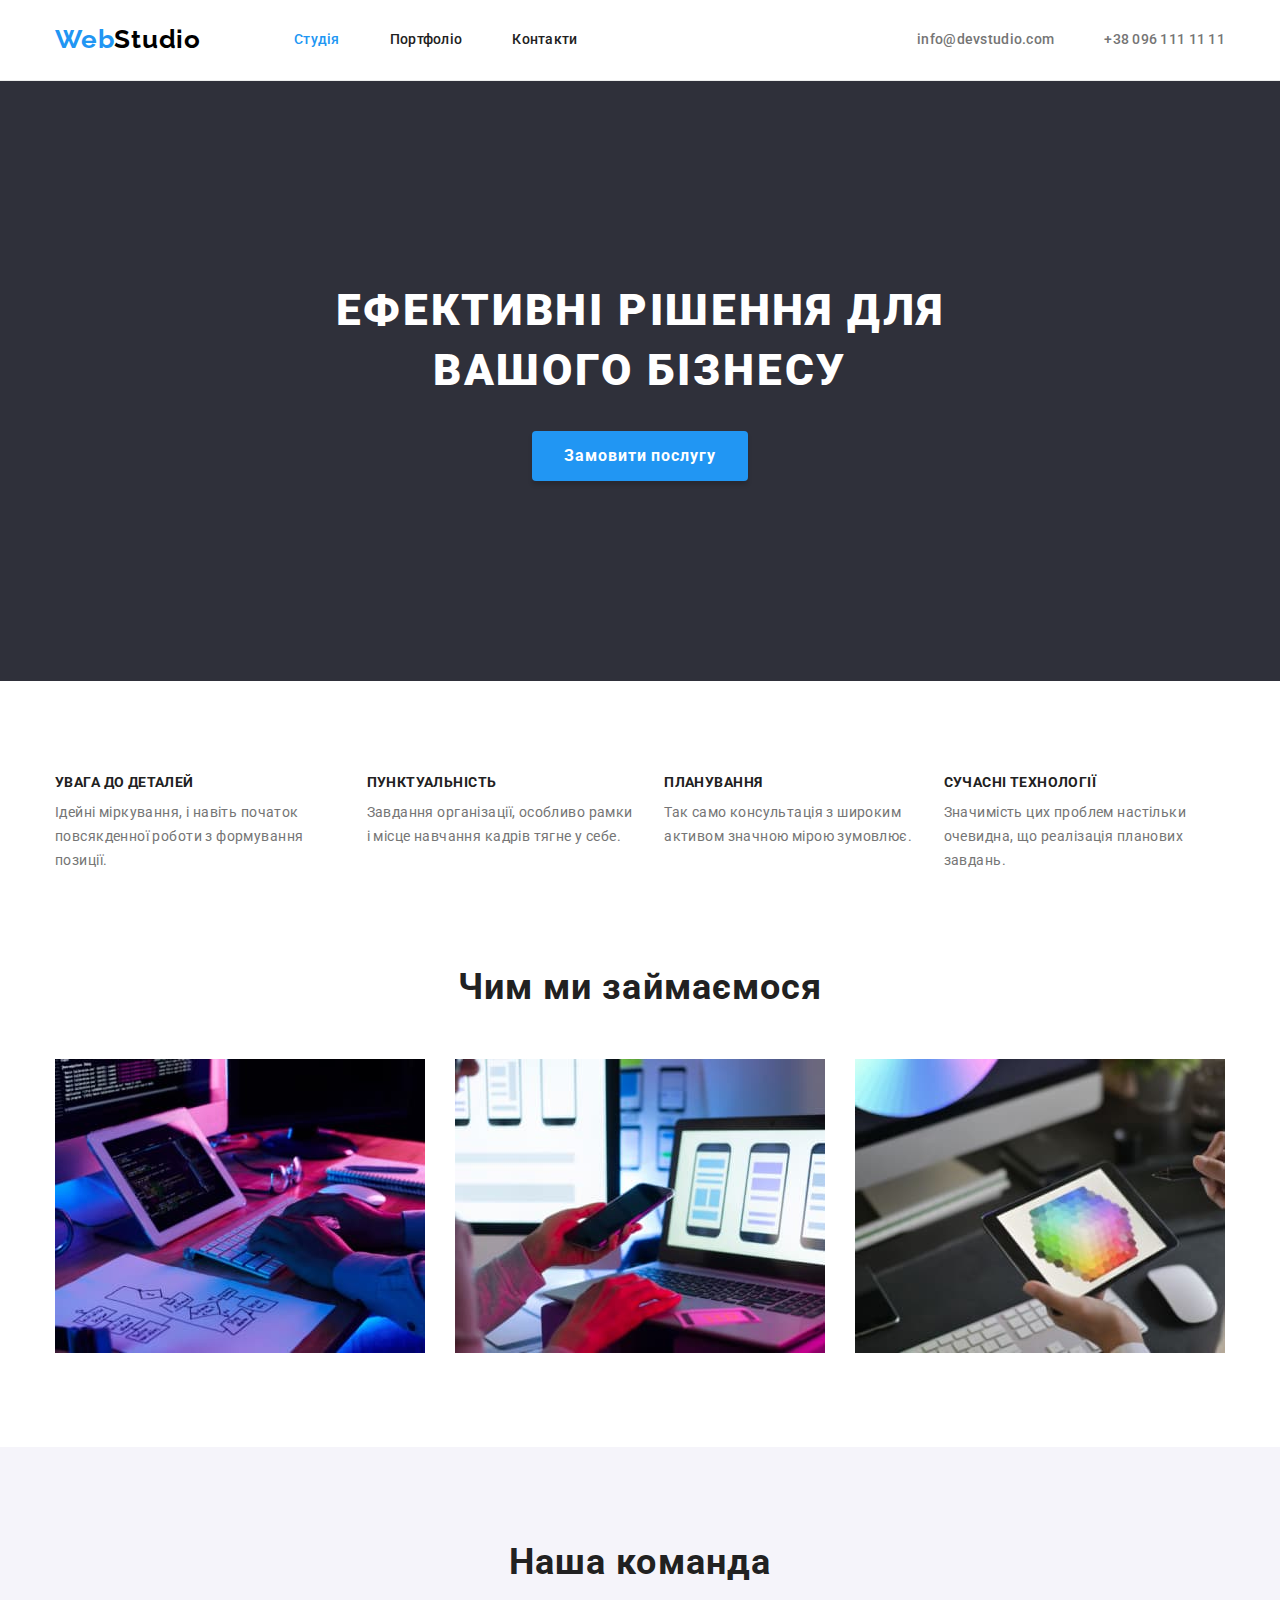
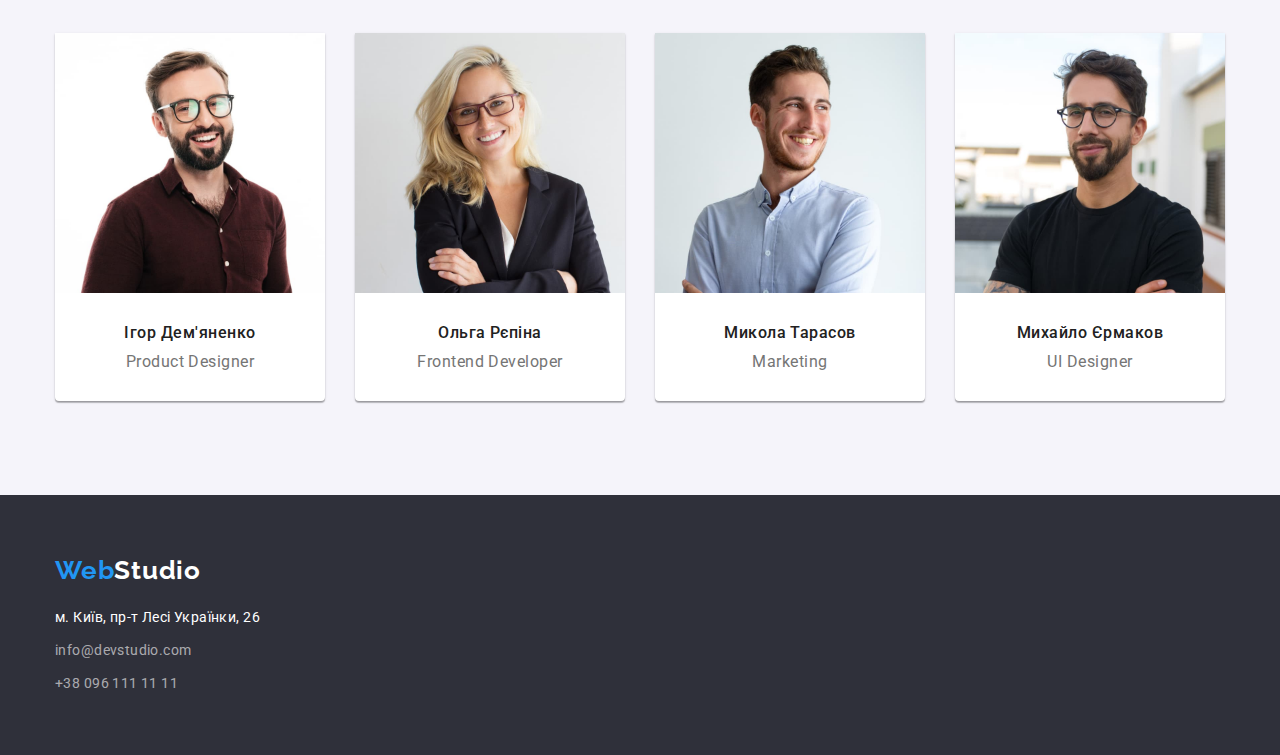
<file: index.html>
<!DOCTYPE html>
<html lang="uk">

<head>
    <meta charset="UTF-8">
    <meta http-equiv="X-UA-Compatible" content="IE=edge">
    <meta name="viewport" content="width=device-width, initial-scale=1.0">
    <title>WebStudio</title>
    <link rel="preconnect" href="https://fonts.googleapis.com">
    <link rel="preconnect" href="https://fonts.gstatic.com" crossorigin>
    <link href="https://fonts.googleapis.com/css2?family=Raleway:wght@700&family=Roboto:wght@400;500;700;900&display=swap"
        rel="stylesheet">
    <link rel="stylesheet" href="https://cdnjs.cloudflare.com/ajax/libs/modern-normalize/1.0.0/modern-normalize.min.css">
    <link rel="stylesheet" href="./css/styles.css">

</head>

<body>
    <header class="header">
        <div class="container main-nav">
            <!--Логотип та інша навігація-->
            <nav class="site-nav">
                <a class="logo" href="./index.html"><span class="logo-part">Web</span>Studio</a>
                <ul class="nav-list">
                    <li class="nav-item"><a class="nav-link current" href="./index.html">Студія</a></li>
                    <li class="nav-item"><a class="nav-link" href="./portfolio.html">Портфоліо</a></li>
                    <li class="nav-item"><a class="nav-link" href="#">Контакти</a></li>
                </ul>
            </nav>
            <!--Контакти-->
            <ul class="contacts">
                <li class="contacts-item"><a class="contacts-link" href="mailto:info@devstudio.com">info@devstudio.com</a></li>
                <li class="contacts-item"><a class="contacts-link" href="tel:+380961111111">+38 096 111 11 11</a></li>
            </ul>
        </div>
    </header>
    <main>
        <!--Герой-->
        <section class="section hero"> 
            <h1 class="hero-title">Ефективні рішення для вашого бізнесу</h1>
            <button class="button" type="button">Замовити послугу</button>    
        </section>
        <!--Переваги компанії-->
        <section class="section feature">
            <!--Заголовок секції приховати в CSS-->
            <div class="container">
                <h2 class="visually-hidden">Переваги компанії</h2>
                <ul class="feature-list">
                    <li class="feature-item">
                        <h3 class="feature-name">УВАГА ДО ДЕТАЛЕЙ</h3>
                        <p class="feature-discription">Ідейні міркування, і навіть початок повсякденної роботи з формування позиції.</p>
                    </li>
                    <li class="feature-item">
                        <h3 class="feature-name">ПУНКТУАЛЬНІСТЬ</h3>
                        <p class="feature-discription">Завдання організації, особливо рамки і місце навчання кадрів тягне у себе.</p>
                    </li>
                    <li class="feature-item">
                        <h3 class="feature-name">ПЛАНУВАННЯ</h3>
                        <p class="feature-discription">Так само консультація з широким активом значною мірою зумовлює.</p>
                    </li>
                    <li class="feature-item">
                        <h3 class="feature-name">СУЧАСНІ ТЕХНОЛОГІЇ</h3>
                        <p class="feature-discription">Значимість цих проблем настільки очевидна, що реалізація планових завдань.</p>
                    </li>
                </ul> 
            </div>
        </section>
        <!--Чим ми займаємося-->
        <section class="section work">
            <div class="container">
                <h2 class="work-title">Чим ми займаємося</h2>
                <ul class="work-list">
                    <li class="work-item">
                        <img src="./images/desktop.jpg" alt="Екран компьютера" width="370">
                    </li>
                    <li class="work-item">
                        <img src="./images/mobilescreen.jpg" alt="Екрани мобільних телефонів" width="370">
                    </li>
                    <li class="work-item">
                        <img src="./images/colorscreen.jpg" alt="Палітра кольорів на екрані" width="370">
                    </li>
                </ul>
            </div>
        </section>
        <!--Наша команда-->
        <section class="section team">
            <div class="container">
                <h2 class="team-title">Наша команда</h2>
                <ul class="team-list">
                    <li class="team-item">
                        <img src="./images/photo1.jpg" alt="Фото дизайнера продукту Ігоря Дем'яненка" width="270">
                        <div class="team-wrapper">
                            <h3 class="team-name">Ігор Дем'яненко</h3>
                            <p class="team-position" lang="en">Product Designer</p>
                        </div>
                    </li>
                    <li class="team-item">
                        <img src="./images/photo2.jpg" alt="Фото фронтенд розробника Ольги Рєпіної " width="270">
                        <div class="team-wrapper">
                            <h3 class="team-name">Ольга Рєпіна</h3>
                            <p class="team-position" lang="en">Frontend Developer</p>
                        </div>
                    </li>
                    <li class="team-item">
                        <img src="./images/photo3.jpg" alt="Фото спеціаліста з маркетингу Миколи Тарасова" width="270">
                        <div class="team-wrapper">
                            <h3 class="team-name">Микола Тарасов</h3>
                            <p class="team-position" lang="en">Marketing</p>
                        </div>
                    </li>
                    <li class="team-item">
                        <img src="./images/photo4.jpg" alt="Фото дизайнера інтерфейсів Михайла Єрмака" width="270">
                        <div class="team-wrapper">
                            <h3 class="team-name">Михайло Єрмаков</h3>
                            <p class="team-position" lang="en">UI Designer</p>
                        </div>
                    </li>
                </ul>
            </div>
        </section>
    </main>
    <footer class="footer">
        <div class="container">
            <!--Логотип-->
            <a class="logo" href="./index.html"><span class="logo-part">Web</span>Studio</a>
            <!--Адреса та контакти-->
            <address class="address">
                <ul class="address-list">
                    <li class="address-item">
                        <a class="address-map" href="https://goo.gl/maps/7AguyPVc6TsrLXyr5" target="_blank"
                            rel="noopener nofollow noreferrer">м. Київ, пр-т Лесі Українки, 26</a>
                    </li>
                    <li class="address-item">
                        <a class="address-contact" href="mailto:info@devstudio.com">info@devstudio.com</a>
                    </li>
                    <li class="address-item">
                        <a class="address-contact" href="tel:+380961111111">+38 096 111 11 11</a>
                    </li>
                </ul>
            </address>            
        </div>
    </footer>
</body>

</html>
</file>
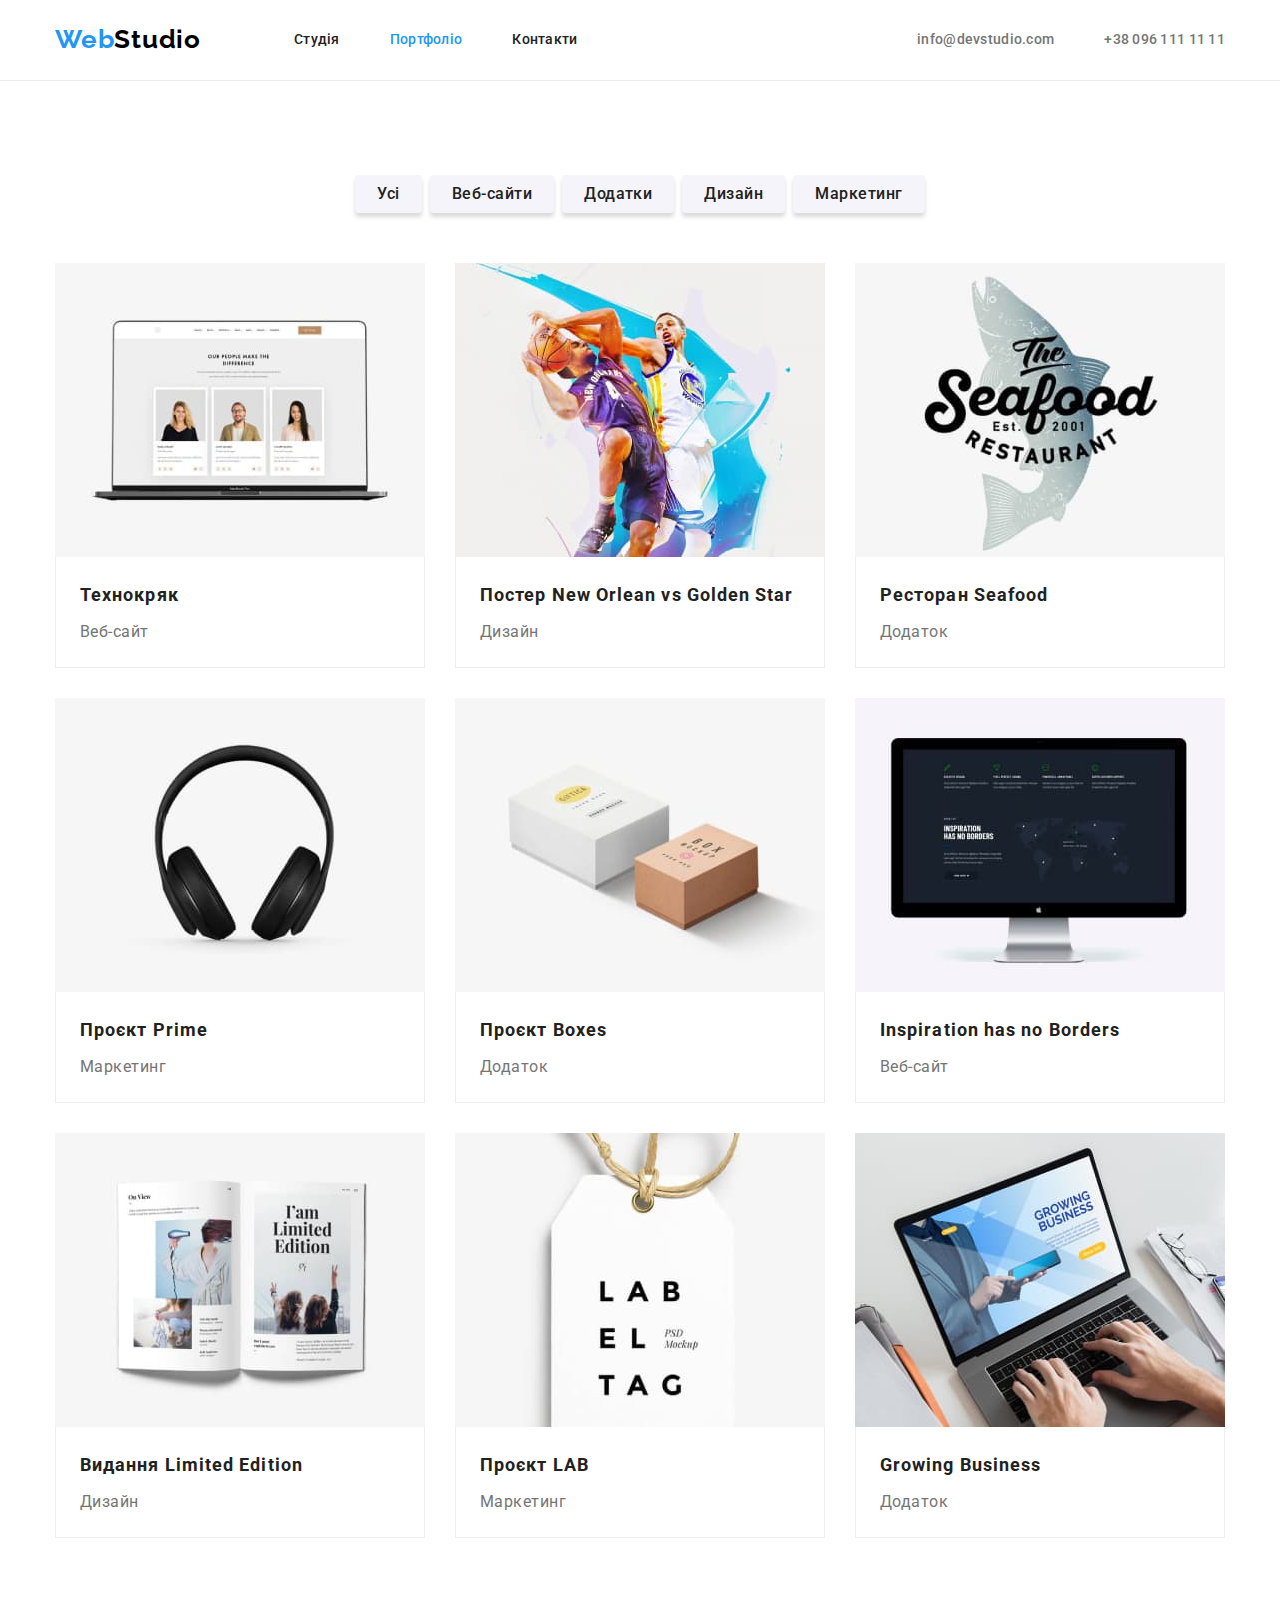
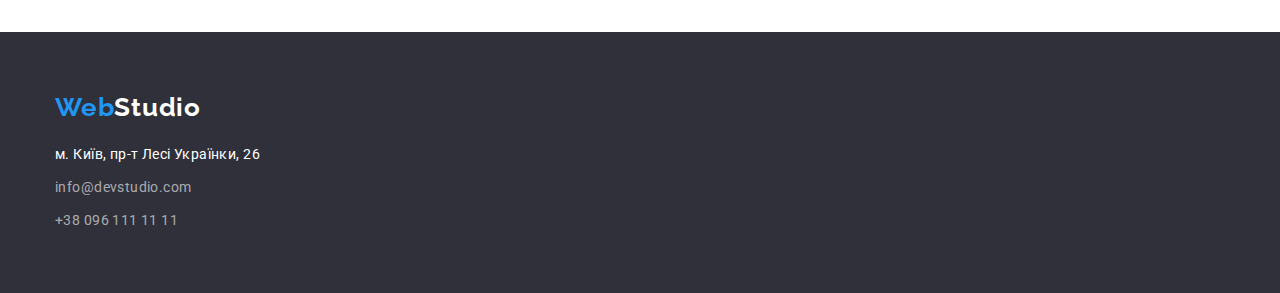
<file: portfolio.html>
<!DOCTYPE html>
<html lang="uk">

<head>
    <meta charset="UTF-8">
    <meta http-equiv="X-UA-Compatible" content="IE=edge">
    <meta name="viewport" content="width=device-width, initial-scale=1.0">
    <title>Portfolio</title>
    <link rel="preconnect" href="https://fonts.googleapis.com">
    <link rel="preconnect" href="https://fonts.gstatic.com" crossorigin>
    <link
        href="https://fonts.googleapis.com/css2?family=Raleway:wght@700&family=Roboto:wght@400;500;700;900&display=swap"
        rel="stylesheet">
    <link rel="stylesheet"
        href="https://cdnjs.cloudflare.com/ajax/libs/modern-normalize/1.0.0/modern-normalize.min.css">
    <link rel="stylesheet" href="./css/styles.css">

</head>

<body>
    <header class="header">
        <div class="container main-nav">
            <!--Логотип та інша навігація-->
            <nav class="site-nav">
                <a class="logo" href="./index.html"><span class="logo-part">Web</span>Studio</a>
                <ul class="nav-list">
                    <li class="nav-item"><a class="nav-link" href="./index.html">Студія</a></li>
                    <li class="nav-item"><a class="nav-link current" href="./portfolio.html">Портфоліо</a></li>
                    <li class="nav-item"><a class="nav-link" href="#">Контакти</a></li>
                </ul>
            </nav>
            <!--Контакти-->
            <ul class="contacts">
                <li class="contacts-item"><a class="contacts-link"
                        href="mailto:info@devstudio.com">info@devstudio.com</a></li>
                <li class="contacts-item"><a class="contacts-link" href="tel:+380961111111">+38 096 111 11 11</a></li>
            </ul>
        </div>
    </header>
    <main>
        <section class="section">
            <div class="container">
                <!-- Фільтр -->
                <h1 class="visually-hidden">Портфоліо</h1>
                <ul class="portfolio-filter">
                    <li class="portfolio-item"><button class="button select" type="button">Усі</button></li>
                    <li class="portfolio-item"><button class="button select" type="button">Веб-сайти</button></li>
                    <li class="portfolio-item"><button class="button select" type="button">Додатки</button></li>
                    <li class="portfolio-item"><button class="button select" type="button">Дизайн</button></li>
                    <li class="portfolio-item"><button class="button select" type="button">Маркетинг</button></li>
                </ul>
                <!-- Картки проектів -->
                <ul class="portfolio-projects">
                        <li class="project-item">
                            <a class="project-link" href="#">
                                <div class="project-thumb">
                                    <img src="./images/tehnokryak.jpg" alt="Зображення веб-сайту технокряк" width="370">
                                </div>
                                <div class="project-wrapper">
                                    <h2 class="project-name">Технокряк</h2>
                                    <p class="project-discription">Веб-сайт</p>
                                </div>
                            </a>
                        </li>
                        <li class="project-item">
                            <a class="project-link" href="#">
                                <div class="project-thumb">
                                    <img src="./images/poster.jpg" alt="Дизайн постеру баскетболісти" width="370">
                                </div>
                                <div class="project-wrapper">
                                    <h2 class="project-name">Постер New Orlean vs Golden Star</h2>
                                    <p class="project-discription">Дизайн</p>
                                </div>
                            </a>
                        </li>
                        <li class="project-item">
                            <a class="project-link" href="#">
                                <div class="project-thumb">
                                    <img src="./images/seefood.jpg" alt="Логотип ресторану" width="370">
                                </div>
                                <div class="project-wrapper">
                                    <h2 class="project-name">Ресторан Seafood</h2>
                                    <p class="project-discription">Додаток</p>
                                </div>
                            </a>
                        </li>
                        <li class="project-item">
                            <a class="project-link" href="#">
                                <div class="project-thumb">
                                    <img src="./images/prime.jpg" alt="Навушники" width="370">
                                </div>
                                <div class="project-wrapper">
                                    <h2 class="project-name">Проєкт Prime</h2>
                                    <p class="project-discription">Маркетинг</p>
                                </div>
                            </a>
                        </li>
                        <li class="project-item">
                            <a class="project-link" href="#">
                                <div class="project-thumb">
                                    <img src="./images/boxes.jpg" alt="Коробки" width="370">
                                </div>
                                <div class="project-wrapper">
                                    <h2 class="project-name">Проєкт Boxes</h2>
                                    <p class="project-discription">Додаток</p>
                                </div>
                            </a>
                        </li>
                        <li class="project-item">
                            <a class="project-link" href="#">
                                <div class="project-thumb">
                                    <img src="./images/inspirations.jpg" alt="Веб-сайт на екрані монітора" width="370">
                                </div>
                                <div class="project-wrapper">
                                    <h2 class="project-name">Inspiration has no Borders</h2>
                                    <p class="project-discription">Веб-сайт</p>
                                </div>
                            </a>
                        </li>
                        <li class="project-item">
                            <a class="project-link" href="#">
                                <div class="project-thumb">
                                    <img src="./images/edition.jpg" alt="Дизайн друкованого видання" width="370">
                                </div>
                                <div class="project-wrapper">
                                    <h2 class="project-name">Видання Limited Edition</h2>
                                    <p class="project-discription">Дизайн</p>
                                </div>
                            </a>
                        </li>
                        <li class="project-item">
                            <a class="project-link" href="#">
                                <div class="project-thumb">
                                    <img src="./images/lab.jpg" alt="Зображення лейблу проєкту" width="370">
                                </div>
                                <div class="project-wrapper">
                                    <h2 class="project-name">Проєкт LAB</h2>
                                    <p class="project-discription">Маркетинг</p>
                                </div>
                            </a>
                        </li>
                        <li class="project-item">
                            <a class="project-link" href="#">
                                <div class="project-thumb">
                                    <img src="./images/growing.jpg" alt="Зображення додатку про бізнес" width="370">
                                </div>
                                <div class="project-wrapper">
                                    <h2 class="project-name">Growing Business</h2>
                                    <p class="project-discription">Додаток</p>
                                </div>
                            </a>
                        </li>
                </ul>
            </div>
        </section>
    </main>
    <footer class="footer">
        <div class="container">
            <!--Логотип-->
            <a class="logo" href="./index.html"><span class="logo-part">Web</span>Studio</a>
            <!--Адреса та контакти-->
            <address class="address">
                <ul class="address-list">
                    <li class="address-item">
                        <a class="address-map" href="https://goo.gl/maps/7AguyPVc6TsrLXyr5" target="_blank"
                            rel="noopener nofollow noreferrer">м. Київ,
                            пр-т Лесі Українки, 26</a>
                    </li>
                    <li class="address-item">
                        <a class="address-contact" href="mailto:info@devstudio.com">info@devstudio.com</a>
                    </li>
                    <li class="address-item">
                        <a class="address-contact" href="tel:+380961111111">+38 096 111 11 11</a>
                    </li>
                </ul>
            </address>
        </div>
    </footer>      
</body>
</html>
</file>
<file: css/styles.css>
:root {
    --primary-bg-color: #FFFFFF;
    --secondary-bg-color: #F5F4FA;
    --prymary-text-color: #212121;
    --secondary-text-color: #757575;
    --accent-color: #2196F3;
    --button-hover-color: #188CE8;
    --border-line: #ECECEC;
    --border-line-portfolio: #EEEEEE;
    --logo-accent: #000000;
    --footer-bg-color: #2F303A;
    --project-grid-gap: 30px;
}

body {
    font-family: "Roboto", "Montserrat", "Open Sans", sans-serif;
    color: var(--prymary-text-color);
    background-color: var(--primary-bg-color);
}

h1,
h2,
h3,
h4,
h5,
h6,
p,
ul {
    margin: 0;
}

ul {
    padding-left: 0;
}

img {
    display: block;
    max-width: 100%;
    height: auto;
}

.header {
    border-bottom: 1px solid var(--border-line);
}

.container {
    width: 1200px;
    margin: 0 auto;
    padding-left: 15px;
    padding-right: 15px;
}

/* Хедер */
.main-nav {
    display: flex;
    align-items: center;
}

.logo {
    text-decoration: none;
    font-family: "Raleway";
    font-weight: 700;
    font-size: 26px;
    line-height: 1.19;
    letter-spacing: 0.03em;
    color: var(--logo-accent);
}

.logo-part {
    color: var(--accent-color);
}

.header .logo {
    padding-top: 24px;
    padding-bottom: 25px;
}

/* Навігація хедер */
.site-nav {
    display: flex;
} 

.nav-list, 
.contacts {
    display: flex;
    list-style: none;
    column-gap: 50px;
}

.nav-list {
    margin-left: 93px;
}

.nav-link,
.contacts-link {
    display: inline-block;
    padding: 32px 0;
    text-decoration: none;
    font-weight: 500;
    font-size: 14px;
    line-height: 1.14;
    letter-spacing: 0.02em;
    color: var(--prymary-text-color);
}

.current {
    color: var(--accent-color);
}

/* Контакти хедер */
.contacts-link {
    color: var(--secondary-text-color);
}

.contacts {
    margin-left: auto;
}

.nav-link:hover,
.nav-link:focus,
.contacts-link:hover,
.contacts-link:focus {
    color: var(--accent-color)
}

/* Герой */
.section {
    padding: 94px 0;
}

.section.hero {
    padding: 200px 0;
    text-align: center;
    background-color: var(--footer-bg-color);
}

.hero-title {
    width: 696px;
    margin-left: auto;
    margin-right: auto;
    margin-bottom: 30px;
    font-weight: 900;
    font-size: 44px;
    line-height: 1.36;
    letter-spacing: 0.06em;
    text-transform: uppercase;
    color: var(--primary-bg-color);
}

.button {
    padding: 10px 32px;
    border-radius: 4px;
    font-weight: 700;
    font-size: 16px;
    line-height: 1.88;
    letter-spacing: 0.06em;
    color: var(--primary-bg-color);
    background-color: var(--accent-color);
    box-shadow: 0px 4px 4px rgba(0, 0, 0, 0.15);
    border: transparent;
    cursor: pointer;
}

.button:hover,
.button:focus {
    background-color: var(--button-hover-color);
}

/* Переваги компанії */
.section.feature {
    padding-bottom: calc(94px/2);
}

.visually-hidden {
    position: absolute;
    width: 1px;
    height: 1px;
    margin: -1px;
    border: 0;
    padding: 0;
    clip: rect (0 0 0 0);
    overflow: hidden;
}

.feature-list,
.work-list,
.team-list {
    display: flex;
    list-style: none;
    gap: var(--project-grid-gap);
}

.feature-item {
    flex-basis: calc((100%-90px)/4);
}

.feature-name {
    margin-bottom: 10px;
    font-size: 14px;
    line-height: 1.14;
    letter-spacing: 0.03em;
    text-transform: uppercase;
    color: var(--prymary-text-color);
}

.feature-discription {
    font-size: 14px;
    line-height: 1.71;
    letter-spacing: 0.03em;
    color: var(--secondary-text-color);
}

/* Чим ми займаємося */
.section.work {
    padding-top: calc(94px/2);
}

.work-title,
.team-title {
    margin-bottom: 50px;
    font-size: 36px;
    line-height: 1.17;
    text-align: center;
    letter-spacing: 0.03em;
    color: var(--prymary-text-color);
}

/* Наша команда */
.section.team {
    background-color: var(--secondary-bg-color);
}

.team-item {
    text-align: center;
    background: var(--primary-bg-color);
    box-shadow: 0px 1px 3px rgba(0, 0, 0, 0.12), 0px 1px 1px rgba(0, 0, 0, 0.14), 0px 2px 1px rgba(0, 0, 0, 0.2);
    border-radius: 0px 0px 4px 4px;
}

.team-wrapper {
    padding: 30px 10px;
}
.team-list {
    flex-wrap: wrap;
}
.team-name {
    margin-bottom: 10px;
    font-weight: 500;
    font-size: 16px;
    line-height: 1.19;
    letter-spacing: 0.03em;
    color: var(--prymary-text-color);
}

.team-position {
    font-size: 16px;
    line-height: 1.19;
    letter-spacing: 0.03em;
    color: var(--secondary-text-color);
}

/* Футер */
.footer {
    padding: 60px 0;
    background-color: var(--footer-bg-color);
}

.footer .logo {
    color: var(--primary-bg-color);
}

.address {
    margin-top: 20px;
}

.address-list {
    list-style: none;
}

.address-map,
.address-contact {
    font-size: 14px;
    line-height: 1.71;
    letter-spacing: 0.03em;
    text-decoration: none;
    font-style: normal;
}

.address-map {
    color: var(--primary-bg-color);
}

.address-item:not(:first-child) {
    margin-top: 9px;
}

.address-contact {
    color: rgba(255, 255, 255, 0.6);
}

/* Портфоліо фільтр */
.portfolio-filter {
    display: flex;
    list-style: none;
    justify-content: center;
    margin-bottom: 50px;
    gap: 8px;
}

.button.select {
    padding: 6px 22px;
    font-weight: 500;
    line-height: 1.62;
    letter-spacing: 0.03em;
    color: var(--prymary-text-color);
    background: var(--secondary-bg-color);
}

.button.select:hover,
.button.select:focus {
    color: var(--primary-bg-color);
    background: var(--accent-color);
    box-shadow: 0px 3px 1px rgba(0, 0, 0, 0.1), 0px 1px 2px rgba(0, 0, 0, 0.08), 0px 2px 2px rgba(0, 0, 0, 0.12);
}

/* Портфоліо картки проектів */
.portfolio-projects {
    list-style: none;
    display: flex;
    flex-wrap: wrap;
    gap: var(--project-grid-gap);
}

.project-item {
    background-color: var(--primary-bg-color);
}

.project-wrapper {
    padding: 20px 24px;
    border-right: 1px solid var(--border-line-portfolio);
    border-bottom: 1px solid var(--border-line-portfolio);
    border-left: 1px solid var(--border-line-portfolio);
} 

.project-name {
    margin-bottom: 4px;
    font-size: 18px;
    line-height: 2;
    letter-spacing: 0.06em;
    color: var(--prymary-text-color);
}

.project-discription {
    font-size: 16px;
    line-height: 1.88;
    letter-spacing: 0.03em;
    color: var(--secondary-text-color);
}

.project-link {
    text-decoration: none;
}
</file>
